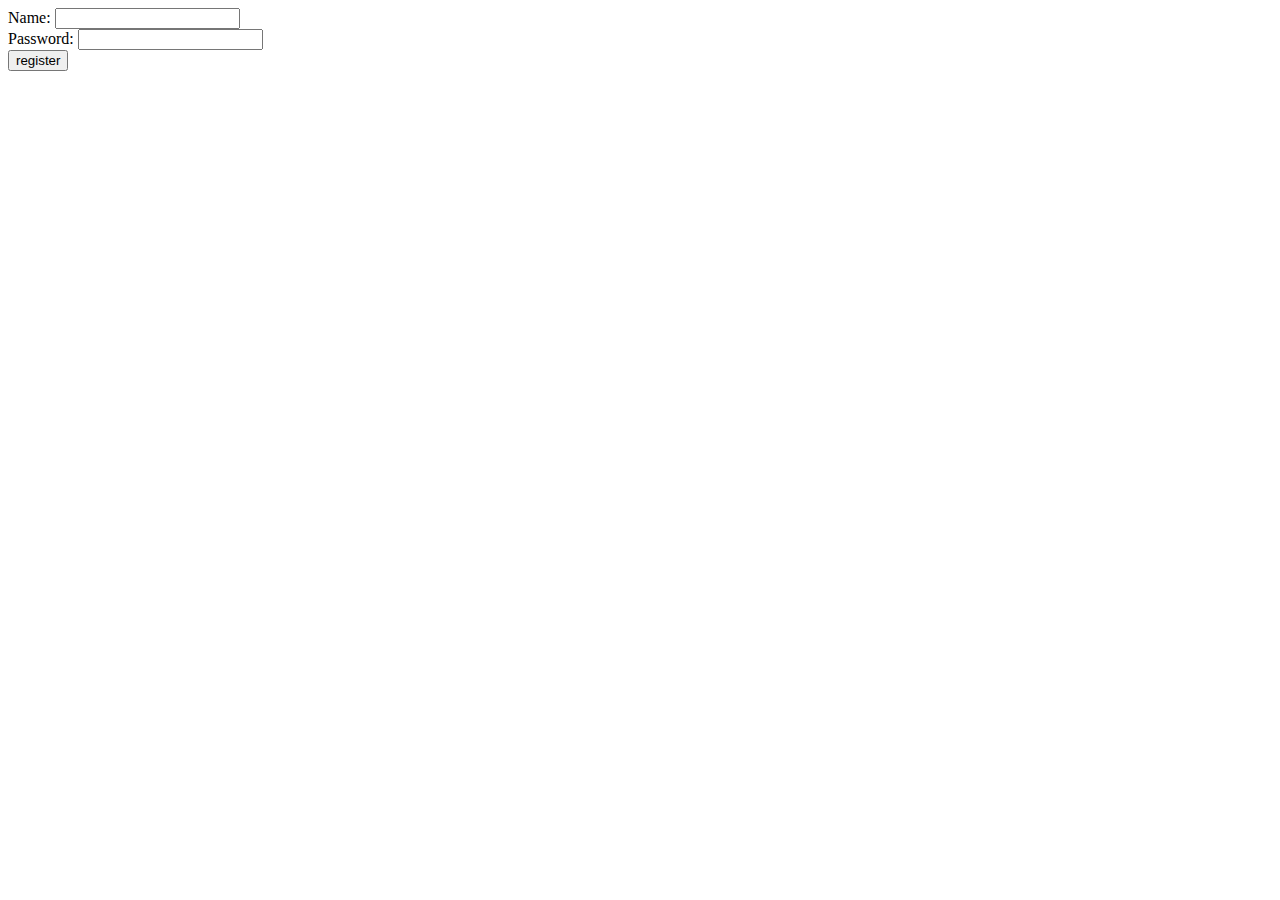
<file: portfolio/index.html>
<script>  
    function validateform(){  
    var name=document.myform.name.value;  
    var password=document.myform.password.value;  
      
    if (name==null || name==""){  
      alert("Name can't be blank");  
      return false;  
    }else if(password.length<6){  
      alert("Password must be at least 6 characters long.");  
      return false;  
      }  
    }  
    </script>  
    <body>  
    <form name="myform" onsubmit="return validateform()" >  
    Name: <input type="text" name="name"><br/>  
    Password: <input type="password" name="password"><br/>  
    <input type="submit" value="register">  
    </form>
</file>
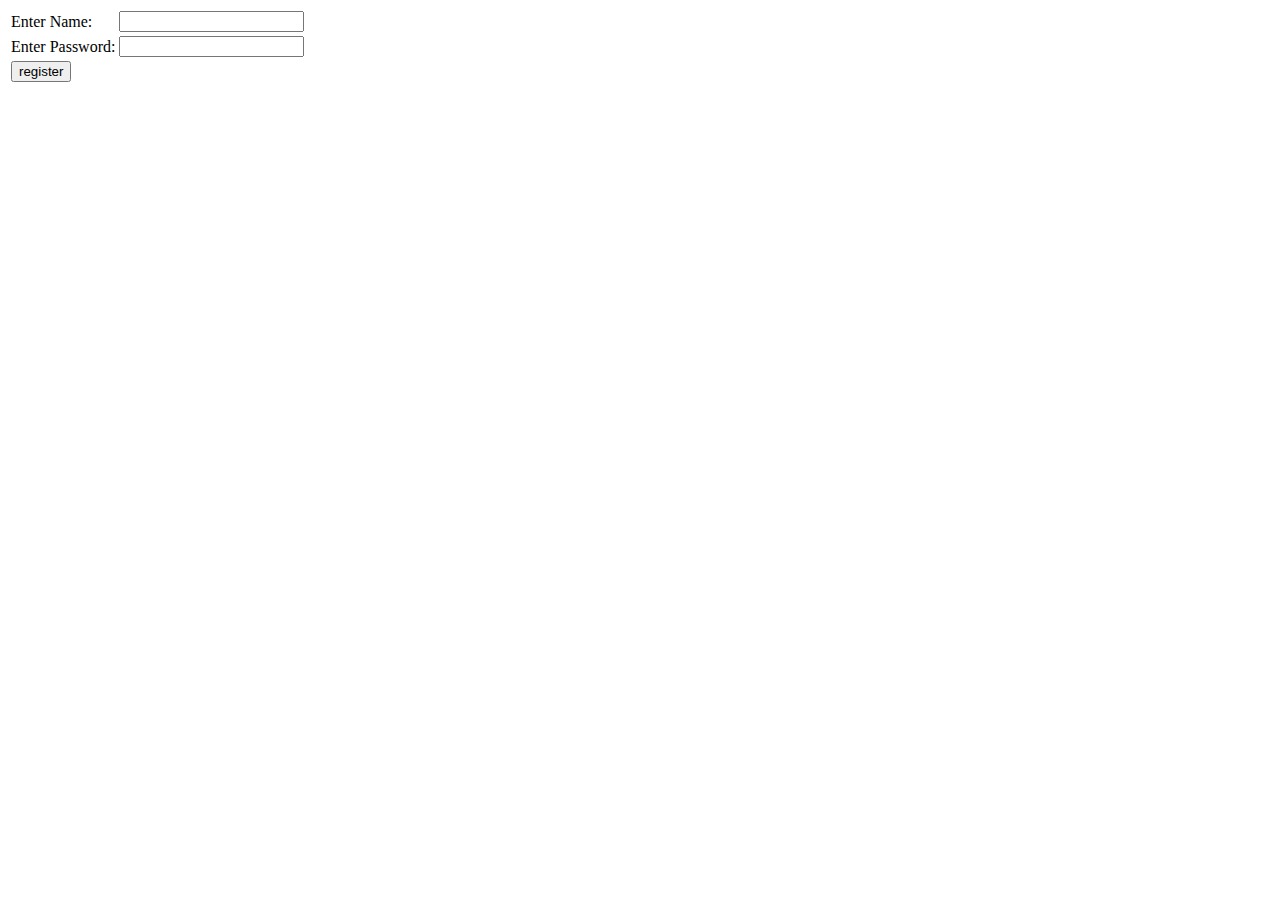
<file: portfolio/image.html>
<!DOCTYPE html>
<html lang="en">
<head>
    <meta charset="UTF-8">
    <meta name="viewport" content="width=device-width, initial-scale=1.0">
    <title>Document</title>
</head>
<body>
    <script>  
        function validate(){  
        var name=document.f1.name.value;  
        var password=document.f1.password.value;  
        var status=false;  
          
        if(name.length<1){  
        document.getElementById("nameloc").innerHTML=  
        " <img src='font.png'/> Please enter your name";  
        status=false;  
        }else{  
        document.getElementById("nameloc").innerHTML=" <img src= 'front.jpg'/>";  
        status=true;  
        }  
        if(password.length<6){  
        document.getElementById("passwordloc").innerHTML=  
        " <img src='front.jpg'/> Password must be at least 6 char long";  
        status=false;  
        }else{  
        document.getElementById("passwordloc").innerHTML=" <img src='font.png' width=”200px”/>";  
        }  
        return status;  
        }  
        </script>   
        <form name="f1" action="#" onsubmit="return validate()">  
        <table>  
        <tr><td>Enter Name:</td><td><input type="text" name="name"/>  
        <span id="nameloc"></span></td></tr>  
        <tr><td>Enter Password:</td><td><input type="password" name="password"/>  
        <span id="passwordloc"></span></td></tr>  
        <tr><td colspan="2"><input type="submit" value="register"/></td></tr>  
        </table>  
        </form>
</body>
</html>
</file>
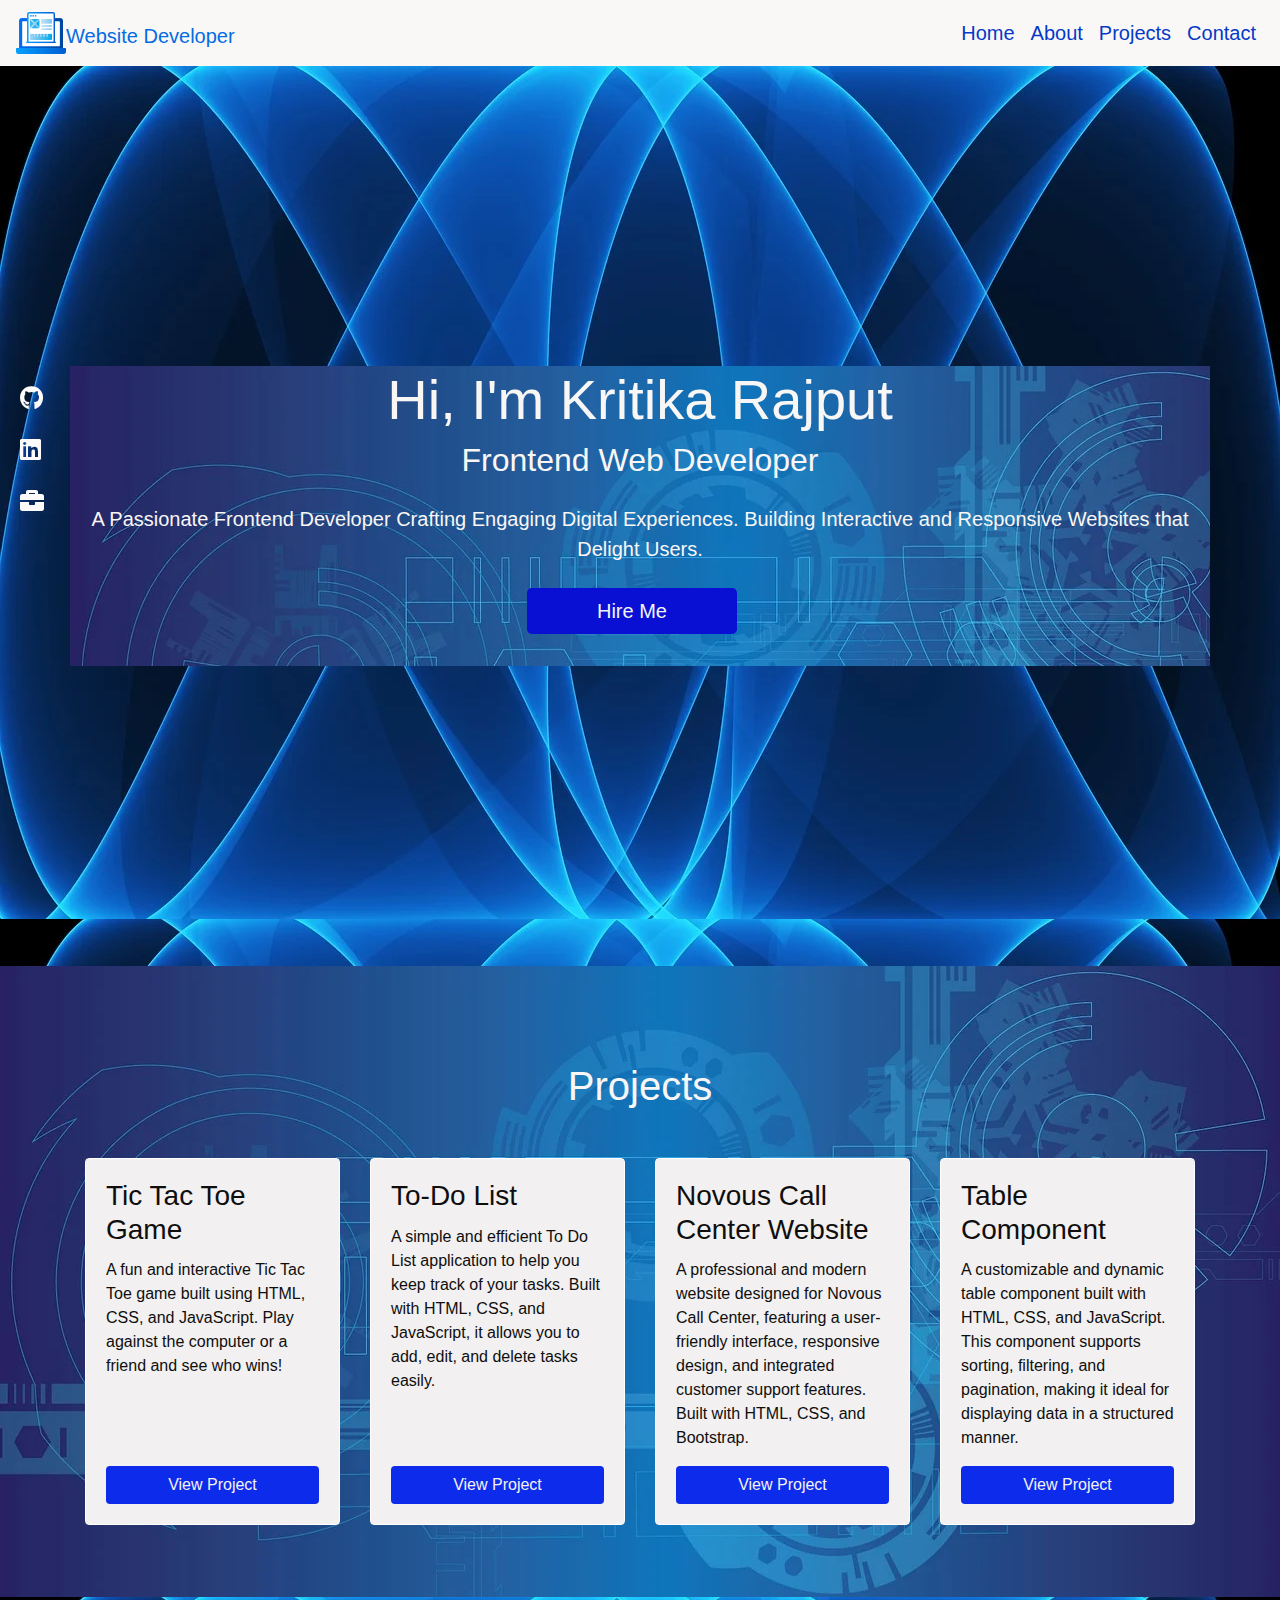
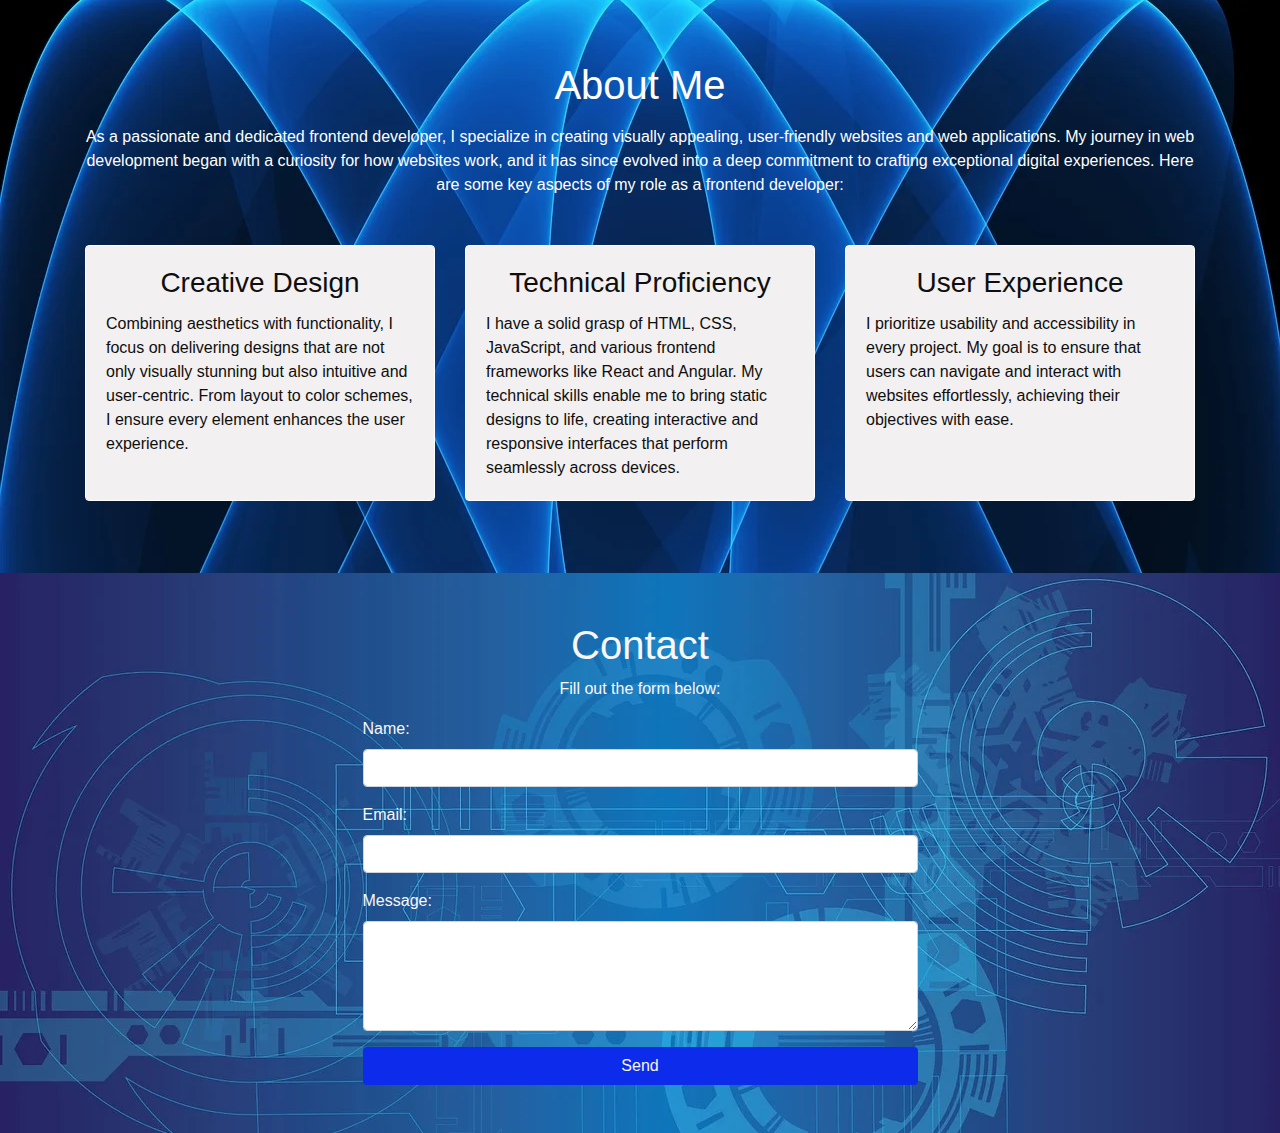
<file: portfolio/portfolio.html>
<!DOCTYPE html>
<html lang="en">
<head>
    <meta charset="UTF-8">
    <meta name="viewport" content="width=device-width, initial-scale=1.0">
    <title>Portfolio</title>
   
    <link href="https://stackpath.bootstrapcdn.com/bootstrap/4.5.2/css/bootstrap.min.css" rel="stylesheet">
    <link href="https://cdnjs.cloudflare.com/ajax/libs/font-awesome/5.15.4/css/all.min.css" rel="stylesheet">
    <link rel="stylesheet" href="style.css">

</head>
<body>

    <section>
    <header>
        <nav class="navbar navbar-expand-lg navbar ">
        <img src="9163382.png" alt="" height="50px" > <h5>  Website Developer</h5>
            <button class="navbar-toggler" type="button" data-toggle="collapse" data-target="#navbarNav" aria-controls="navbarNav" aria-expanded="false" aria-label="Toggle navigation">
                <span class="navbar-toggler-icon"></span>
            </button>
            <div class="collapse navbar-collapse" id="navbarNav">
                <ul class="navbar-nav ml-auto">
                    <li class="nav-item"><a class="nav-link" href="#home">Home</a></li>
                    <li class="nav-item"><a class="nav-link" href="#about">About</a></li>
                    <li class="nav-item"><a class="nav-link" href="#projects">Projects</a></li>
                    <li class="nav-item"><a class="nav-link" href="#contact">Contact</a></li>
                </ul>
            </div>
        </nav>
    </header>

    <section id="home" class="hero-section text-white d-flex align-items-center" >
        <div class="container of text-center">
            <h1 class="display-4 " >Hi, I'm Kritika Rajput</h1>
            <h2 class="mb-4">Frontend Web Developer</h2>
            <p class="lead mb-4">A Passionate Frontend Developer Crafting Engaging Digital Experiences. Building Interactive and Responsive Websites that Delight Users.</p>
            <a href="#contact" class="btn btn-primary btn-lg mr-3">Hire Me</a>
        </div>
    </section>

  
    <div class="social-sidebar">
        <a href="https://github.com/kritika-github-art"  target="_blank">
            <i class="fab fa-github"></i>
        </a>
        <a href="https://www.linkedin.com/in/kritika-rajput-802433277?"  target="_blank">
            <i class="fab fa-linkedin"></i>
        </a>
        
        <a href="https://www.naukri.com/mynaukri/mn-newhomepage"  target="_blank">
            <i class="fas fa-briefcase"></i>
        </a>

        
              
            </div>
          </section>
          
    </div></section>

    <section id="projects" class="py-5 text-white queen" >
        <div class="container">
            <h1 class="text-center m-5">Projects</h1>
            <div class="row">
                <div class="col-md-3 d-flex align-items-stretch">
                    <div class="card mb-4 text-white bg-white border-white w-100">
                        <div class="card-body d-flex flex-column">
                            <h3 class="card-title">Tic Tac Toe Game</h3>
                            <p class="card-text">A fun and interactive Tic Tac Toe game built using HTML, CSS, and JavaScript. Play against the computer or a friend and see who wins!</p>
                            <a href="https://github.com/kritika-github-art" class="btn yes mt-auto" target="_blank">View Project</a>
                        </div>
                    </div>
                </div>
                <div class="col-md-3 d-flex align-items-stretch">
                    <div class="card mb-4 text-white bg-white text-black border-white w-100">
                        <div class="card-body d-flex flex-column">
                            <h3 class="card-title">To-Do List</h3>
                            <p class="card-text">A simple and efficient To Do List application to help you keep track of your tasks. Built with HTML, CSS, and JavaScript, it allows you to add, edit, and delete tasks easily.</p>
                            <a href="https://github.com/kritika-github-art" class="btn yes mt-auto" target="_blank">View Project</a>
                        </div>
                    </div>
                </div>
                <div class="col-md-3 d-flex align-items-stretch">
                    <div class="card mb-4 text-white bg-white border-white w-100">
                        <div class="card-body d-flex flex-column">
                            <h3 class="card-title">Novous Call Center Website</h3>
                            <p class="card-text">A professional and modern website designed for Novous Call Center, featuring a user-friendly interface, responsive design, and integrated customer support features. Built with HTML, CSS, and Bootstrap.</p>
                            <a href="https://github.com/kritika-github-art" class="btn yes mt-auto" target="_blank">View Project</a>
                        </div>
                    </div>
                </div>
                <div class="col-md-3 d-flex align-items-stretch">
                    <div class="card mb-4 text-white bg-white border-white w-100">
                        <div class="card-body d-flex flex-column">
                            <h3 class="card-title">Table Component</h3>
                            <p class="card-text">A customizable and dynamic table component built with HTML, CSS, and JavaScript. This component supports sorting, filtering, and pagination, making it ideal for displaying data in a structured manner.</p>
                            <a href="https://github.com/kritika-github-art" class="btn yes mt-auto" target="_blank">View Project</a>
                        </div>
                    </div>
                </div>
            </div>
        </div>
    </section>

    <section id="about" class="py-5 king" >
        <div class="container">
            <h1 class="text-center text-white m-3">About Me</h1>
            <p class="text-center text-white mb-5">
                As a passionate and dedicated frontend developer, I specialize in creating visually appealing, user-friendly websites and web applications. My journey in web development began with a curiosity for how websites work, and it has since evolved into a deep commitment to crafting exceptional digital experiences. Here are some key aspects of my role as a frontend developer:
            </p>
            <div class="row">
                <div class="col-md-4 d-flex align-items-stretch">
                    <div class="card text-white bg-dark border-white mb-4 w-100">
                        <div class="card-body d-flex flex-column">
                            <h3 class="card-title text-center">Creative Design</h3>
                            <p class="card-text">
                                Combining aesthetics with functionality, I focus on delivering designs that are not only visually stunning but also intuitive and user-centric. From layout to color schemes, I ensure every element enhances the user experience.
                            </p>
                        </div>
                    </div>
                </div>
                <div class="col-md-4 d-flex align-items-stretch">
                    <div class="card text-white bg-dark border-white mb-4 w-100">
                        <div class="card-body d-flex flex-column">
                            <h3 class="card-title text-center">Technical Proficiency</h3>
                            <p class="card-text">
                                I have a solid grasp of HTML, CSS, JavaScript, and various frontend frameworks like React and Angular. My technical skills enable me to bring static designs to life, creating interactive and responsive interfaces that perform seamlessly across devices.
                            </p>
                        </div>
                    </div>
                </div>
                <div class="col-md-4 d-flex align-items-stretch">
                    <div class="card text-white bg-dark border-white mb-4 w-100">
                        <div class="card-body d-flex flex-column">
                            <h3 class="card-title text-center">User Experience</h3>
                            <p class="card-text">
                                I prioritize usability and accessibility in every project. My goal is to ensure that users can navigate and interact with websites effortlessly, achieving their objectives with ease.
                            </p>
                        </div>
                    </div>
                </div>
            </div>
        </div>
    </section>

    <section id="contact" class="py-5 just">
        <div class="container">
            <h1 class="text-center">Contact</h1>
            <p class="text-center">Fill out the form below:</p>
            <form action="https://formspree.io/f/your-form-id" method="POST" class="w-50 mx-auto">
                <div class="form-group">
                    <label for="name">Name:</label>
                    <input type="text" id="name" name="name" class="form-control" required>
                </div>
                <div class="form-group">
                    <label for="email">Email:</label>
                    <input type="email" id="email" name="email" class="form-control" required>
                </div>
                <div class="form-group">
                    <label for="message">Message:</label>
                    <textarea id="message" name="message" rows="4" class="form-control" required></textarea>
                </div>

                
                <button type="submit" class="btn btn-block  custom-button">Send</button>
                   
                
            </form>
        </div>
    </section>

   
</body>
</html>
</file>
<file: portfolio/style.css>
body {
    background-color: #f9f8f7;
}

.nav-link{
    color: #0639c8;
    font-size: 20px;
}

h5{
    color: #056ce1;
    height: 10px;
}

.container{
    color: rgb(249, 246, 246);
}

.hero-section {
    height: 100vh;
   background-image: url(background-2428462_1280.webp);
   size: 1000px;
   padding: 100px 0;
   color: black;
}

.of{
background-image: url(geometric-1732847_1280.webp) ;
height: 300px;

}

.queen{
    background-image:url(geometric-1732847_1280.webp)  ;
}

.king{
    background-image:  url(background-2428462_1280.webp);
}

.just{
    background-image: url(geometric-1732847_1280.webp);
}

.hero-section .btn-primary {
    background-color: #0910d3;
    color: rgb(242, 243, 247);
    border: none;
    width: 210px;
   
}

.hero-section .btn-primary:hover {
    background-color: #8a8785;
}

.social-sidebar {
    position: fixed;
    left: 20px;
    top: 50%;
    transform: translateY(-50%);
    display: flex;
    flex-direction: column;
    gap: 15px;
}

.social-sidebar a {
    color: rgb(253, 252, 250);
    font-size: 24px;
}

.social-sidebar a:hover {
    color: #5fbeee;
}

.card-body{
background-color: rgb(242, 240, 240);
color: rgb(15, 14, 14);

}

.btn{
    background-color: #0d2bea;
    color: #f5f3f1;
}

.custom-button {
    background-color: #0d2bea;
    color: rgb(246, 246, 249);
}


.right-image {
    width: 100px;
    height: auto;
    margin-top: 90px;
    float: right;
  }
  

  .card {
    transition: transform 0.1s, box-shadow 0.1s;
}

.card:hover {
    transform: scale(1.05) rotate(-0deg);
    box-shadow: 0 8px 16px rgba(0, 0, 0, 0.2);
}
</file>
